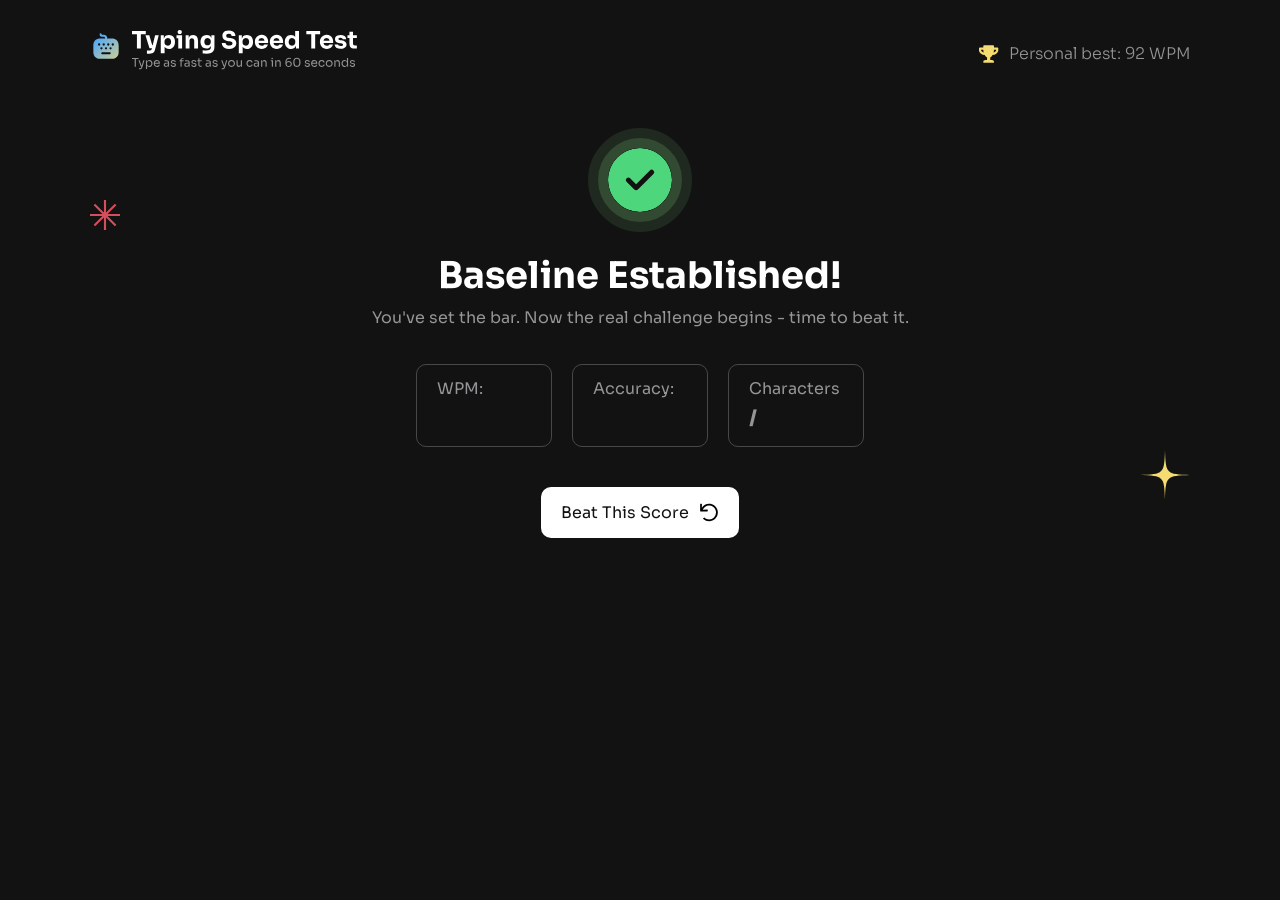
<file: baseline.html>
<!doctype html>
<html lang="en">
  <head>
    <meta charset="UTF-8" />
    <meta name="viewport" content="width=device-width, initial-scale=1.0" />
    <link rel="stylesheet" href="/css/global.css" />
    <link rel="stylesheet" href="/css/baseline.css" />
    <link
      href="https://fonts.googleapis.com/css2?family=Sora:wght@100..800&display=swap"
      rel="stylesheet"
    />
    <title>Baseline</title>
  </head>
  <body>
    <header id="header">
      <div id="logo">
        <img src="/assets/images/logo-large.svg" alt="Logo" />
      </div>
      <div id="record">
        <img
          id="prize-icon"
          src="/assets/images/icon-personal-best.svg"
          alt="Prize"
        />
        <h2 id="record-text">Personal best: <span>92 WPM</span></h2>
      </div>
    </header>

    <main id="main">
      <img
        id="icon-completed"
        src="/assets/images/icon-completed.svg"
        alt="Completed icon"
      />
      <h1 id="baseline-heading">Baseline Established!</h1>
      <p id="baseline-text">
        You've set the bar. Now the real challenge begins - time to beat it.
      </p>

      <ul id="stats-list">
        <li class="stats-list__item">
          <p class="stats-list__text">
            WPM:<br /><strong class="stats-list__info"
              ><span id="wpm">92</span></strong
            >
          </p>
        </li>
        <li class="stats-list__item">
          <p class="stats-list__text">
            Accuracy:<br /><strong class="stats-list__info"
              ><span id="accuracy">65%</span></strong
            >
          </p>
        </li>
        <li class="stats-list__item">
          <p class="stats-list__text">
            Characters<br /><strong class="stats-list__info"
              ><span id="correct">13</span>/<span id="incorrect"
                >78</span
              ></strong
            >
          </p>
        </li>
      </ul>

      <a href="index.html" id="restart-btn">Beat This Score
        <img src="assets/images/icon-restart.svg" alt="Restart icon">
      </a>
    </main>

    <img id="star-1" src="assets/images/pattern-star-1.svg" alt="Star-1">
    <img id="star-2" src="assets/images/pattern-star-2.svg" alt="Star-2">

    <script src="/js/baseline.js"></script>
  </body>
</html>
</file>
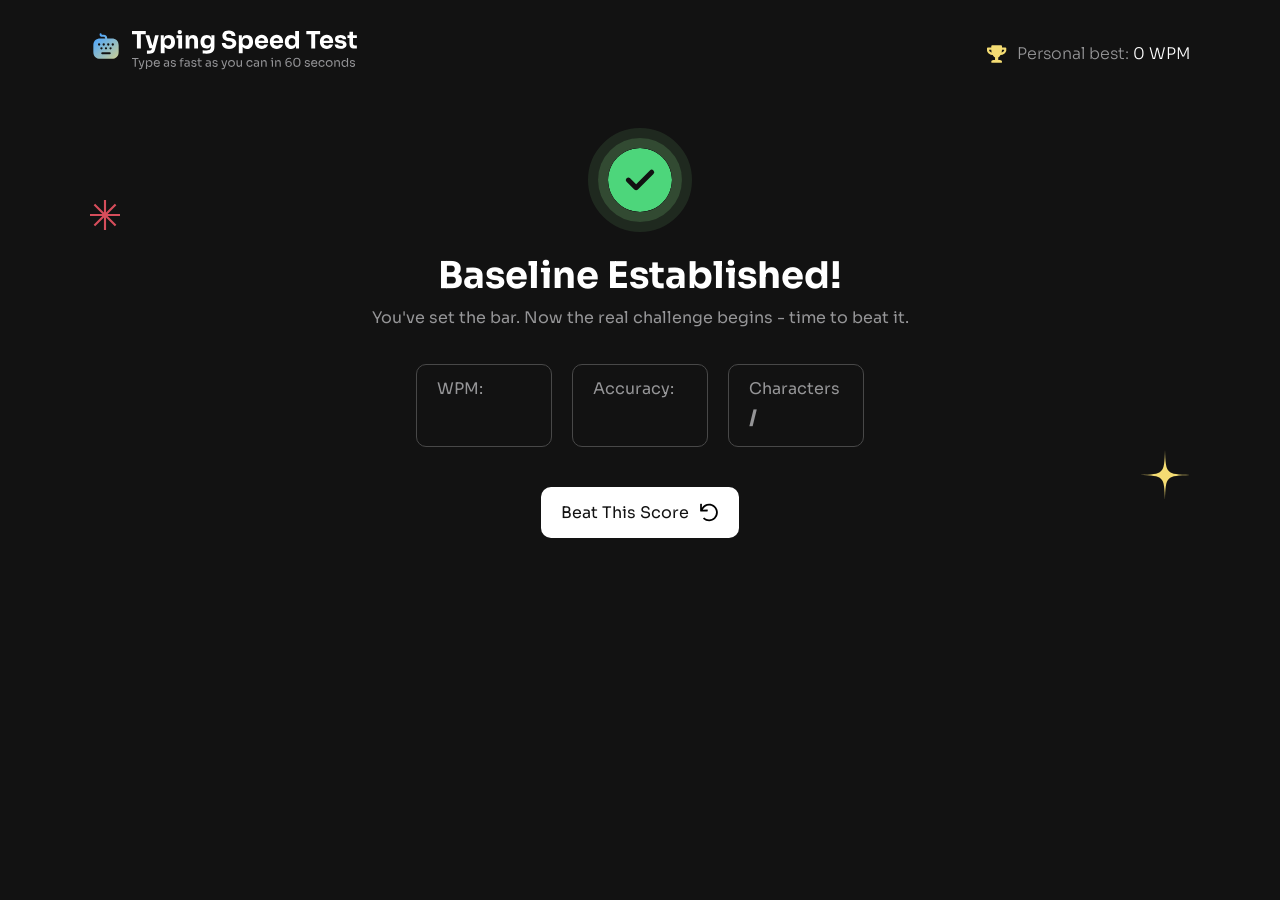
<file: pages/baseline.html>
<!doctype html>
<html lang="en">
  <head>
    <meta charset="UTF-8" />
    <meta name="viewport" content="width=device-width, initial-scale=1.0" />
    <link rel="stylesheet" href="../css/global.css" />
    <link rel="stylesheet" href="../css/baseline.css" />
    <link
      href="https://fonts.googleapis.com/css2?family=Sora:wght@100..800&display=swap"
      rel="stylesheet"
    />
    <title>Baseline</title>
  </head>
  <body>
    <header id="header">
      <div id="logo">
        <picture>
          <source
            media="(max-width: 850px)"
            srcset="../assets/images/logo-small.svg"
          />
          <img src="../assets/images/logo-large.svg" alt="Logo" />
        </picture>
      </div>
      <div id="record">
        <img
          id="prize-icon"
          src="../assets/images/icon-personal-best.svg"
          alt="Prize"
        />
        <h2 id="record-text">
          <span class="hide-on-mobile">Personal best:</span>
          <span id="record-info">92 WPM</span>
        </h2>
      </div>
    </header>

    <main id="main">
      <img
        id="icon-completed"
        src="../assets/images/icon-completed.svg"
        alt="Completed icon"
      />
      <h1 id="baseline-heading">Baseline Established!</h1>
      <p id="baseline-text">
        You've set the bar. Now the real challenge begins - time to beat it.
      </p>

      <ul id="stats-list">
        <li class="stats-list__item">
          <p class="stats-list__text">
            WPM:<br /><strong class="stats-list__info"
              ><span id="wpm">92</span></strong
            >
          </p>
        </li>
        <li class="stats-list__item">
          <p class="stats-list__text">
            Accuracy:<br /><strong class="stats-list__info"
              ><span id="accuracy"></span
            ></strong>
          </p>
        </li>
        <li class="stats-list__item">
          <p class="stats-list__text">
            Characters<br /><strong class="stats-list__info"
              ><span id="correct"></span>/<span id="incorrect"></span
            ></strong>
          </p>
        </li>
      </ul>

      <a href="../index.html" id="restart-btn"
        >Beat This Score
        <img src="../assets/images/icon-restart.svg" alt="Restart icon" />
      </a>

      <img id="star-1" src="../assets/images/pattern-star-1.svg" alt="Star-1" />
      <img id="star-2" src="../assets/images/pattern-star-2.svg" alt="Star-2" />
    </main>

    <script src="../js/stats.js"></script>
  </body>
</html>
</file>
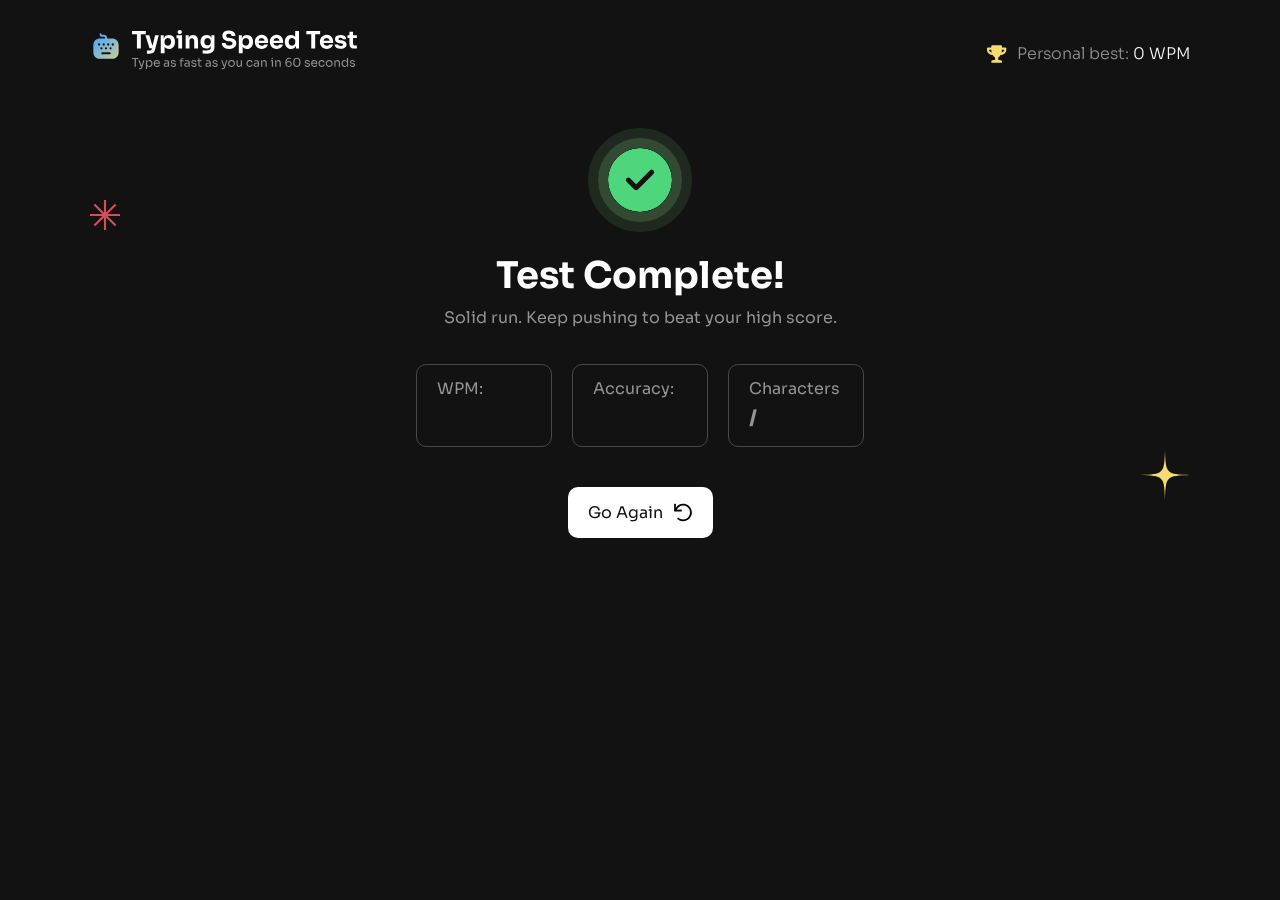
<file: pages/completed.html>
<!doctype html>
<html lang="en">
  <head>
    <meta charset="UTF-8" />
    <meta name="viewport" content="width=device-width, initial-scale=1.0" />
    <link rel="stylesheet" href="../css/global.css" />
    <link rel="stylesheet" href="../css/baseline.css" />
    <link
      href="https://fonts.googleapis.com/css2?family=Sora:wght@100..800&display=swap"
      rel="stylesheet"
    />
    <title>Completed</title>
  </head>
  <body>
    <header id="header">
      <div id="logo">
        <picture>
          <source
            media="(max-width: 850px)"
            srcset="../assets/images/logo-small.svg"
          />
          <img src="../assets/images/logo-large.svg" alt="Logo" />
        </picture>
      </div>
      <div id="record">
        <img
          id="prize-icon"
          src="../assets/images/icon-personal-best.svg"
          alt="Prize"
        />
        <h2 id="record-text">
          <span class="hide-on-mobile">Personal best:</span>
          <span id="record-info">92 WPM</span>
        </h2>
      </div>
    </header>

    <main id="main">
      <img
        id="icon-completed"
        src="../assets/images/icon-completed.svg"
        alt="Completed icon"
      />
      <h1 id="baseline-heading">Test Complete!</h1>
      <p id="baseline-text">
        Solid run. Keep pushing to beat your high score.
      </p>

      <ul id="stats-list">
        <li class="stats-list__item">
          <p class="stats-list__text">
            WPM:<br /><strong class="stats-list__info"
              ><span id="wpm"></span></strong
            >
          </p>
        </li>
        <li class="stats-list__item">
          <p class="stats-list__text">
            Accuracy:<br /><strong class="stats-list__info"
              ><span id="accuracy"></span></strong
            >
          </p>
        </li>
        <li class="stats-list__item">
          <p class="stats-list__text">
            Characters<br /><strong class="stats-list__info"
              ><span id="correct"></span>/<span id="incorrect"
                ></span
              ></strong
            >
          </p>
        </li>
      </ul>

      <a href="../index.html" id="restart-btn"
        >Go Again
        <img src="../assets/images/icon-restart.svg" alt="Restart icon" />
      </a>

      <img id="star-1" src="../assets/images/pattern-star-1.svg" alt="Star-1" />
      <img id="star-2" src="../assets/images/pattern-star-2.svg" alt="Star-2" />
    </main>

    <script src="../js/stats.js"></script>
  </body>
</html>
</file>
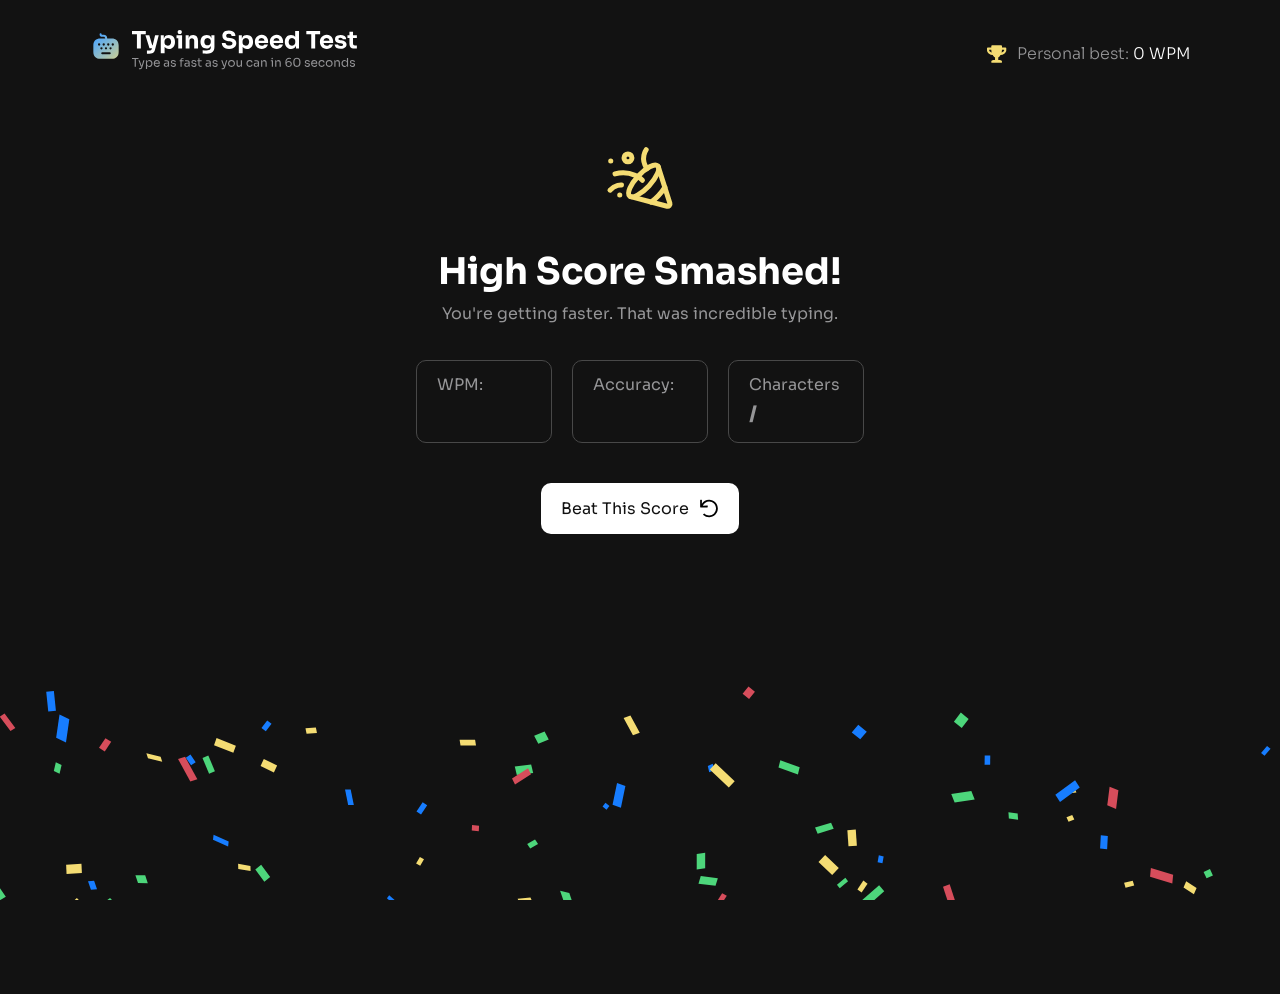
<file: pages/highscore.html>
<!doctype html>
<html lang="en">
  <head>
    <meta charset="UTF-8" />
    <meta name="viewport" content="width=device-width, initial-scale=1.0" />
    <link rel="stylesheet" href="../css/global.css" />
    <link rel="stylesheet" href="../css/baseline.css" />
    <link
      href="https://fonts.googleapis.com/css2?family=Sora:wght@100..800&display=swap"
      rel="stylesheet"
    />
    <title>Highscore</title>
  </head>
  <body>
    <header id="header">
      <div id="logo">
        <picture>
          <source
            media="(max-width: 850px)"
            srcset="../assets/images/logo-small.svg"
          />
          <img src="../assets/images/logo-large.svg" alt="Logo" />
        </picture>
      </div>
      <div id="record">
        <img
          id="prize-icon"
          src="../assets/images/icon-personal-best.svg"
          alt="Prize"
        />
        <h2 id="record-text">
          <span class="hide-on-mobile">Personal best:</span>
          <span id="record-info">92 WPM</span>
        </h2>
      </div>
    </header>

    <main id="main">
      <img
        id="icon-newpb"
        src="../assets/images/icon-new-pb.svg"
        alt="Highscore icon"
      />
      <h1 id="baseline-heading">High Score Smashed!</h1>
      <p id="baseline-text">
        You're getting faster. That was incredible typing.
      </p>

      <ul id="stats-list">
        <li class="stats-list__item">
          <p class="stats-list__text">
            WPM:<br /><strong class="stats-list__info"
              ><span id="wpm"></span></strong
            >
          </p>
        </li>
        <li class="stats-list__item">
          <p class="stats-list__text">
            Accuracy:<br /><strong class="stats-list__info"
              ><span id="accuracy"></span></strong
            >
          </p>
        </li>
        <li class="stats-list__item">
          <p class="stats-list__text">
            Characters<br /><strong class="stats-list__info"
              ><span id="correct"></span>/<span id="incorrect"
                ></span
              ></strong
            >
          </p>
        </li>
      </ul>

      <a href="../index.html" id="restart-btn" class="again-btn"
        >Beat This Score
        <img src="../assets/images/icon-restart.svg" alt="Restart icon" />
      </a>
      
    </main>

    <img id="confetti" src="../assets/images/pattern-confetti.svg" alt="Star-1" />

    <script src="../js/stats.js"></script>
  </body>
</html>
</file>
<file: css/global.css>
body {
  position: relative;
  margin: 0;
  background-color: hsl(0, 0%, 7%);
  font-family: "Sora", serif;
  overflow: visible;
}

#header {
  display: flex;
  justify-content: space-between;
  margin: 30px 90px;
}

#record {
  display: flex;
  gap: 10px;
}

#record-text {
  color: hsl(240, 1%, 59%);
  font-weight: 300;
  font-size: 16px;
}

#record-info {
  color: hsl(0, 0%, 100%);
}

#prize-icon {
  width: 20px;
}

@media screen and (max-width: 530px) {
  .again-btn {
    font-size: 0;
  }
  .again-btn::before {
    content: "Go Again";
    font-size: 16px;
  }
}
@media screen and (max-width: 850px) {
  #header {
    margin: 15px 20px;
  }
  #logo {
    display: flex;
    justify-content: center;
    align-items: center;
  }
  #record-text .hide-on-mobile {
    display: none;
  }
  #record-text::before {
    content: "Best:";
  }
}/*# sourceMappingURL=global.css.map */
</file>
<file: css/baseline.css>
@import "global.css";
#main {
  margin-top: 70px;
  display: flex;
  justify-content: center;
  align-items: center;
  flex-direction: column;
}

#baseline-heading {
  margin-top: 50px;
  margin-bottom: 0;
  color: hsl(0, 0%, 100%);
}
#baseline-text {
  margin-top: 8px;
  color: hsl(240, 1%, 59%);
}

#icon-completed {
  border: 10px solid hsla(120, 73%, 75%, 0.25);
  border-radius: 50px;
  outline: 10px solid hsla(120, 73%, 75%, 0.1);
}

#stats-list {
  padding: 0;
  color: hsl(240, 1%, 59%);
  list-style-type: none;
  font-size: 20px;
  display: flex;
  gap: 20px;
}

.stats-list__item {
  width: 100px;
  padding: 10px 20px;
  border: 1px solid rgb(72, 72, 72);
  border-radius: 10px;
}
.stats-list__text {
  margin: 0;
  line-height: 2;
  font-size: 16px;
}
.stats-list__info {
  font-size: 20px;
}

#wpm {
  color: hsl(0, 0%, 100%);
}

#accuracy,
#incorrect {
  color: hsl(354, 63%, 57%);
}

#correct {
  color: hsl(140, 63%, 57%);
}

#restart-btn {
  display: flex;
  white-space: nowrap;
  padding: 15px 20px;
  gap: 10px;
  text-decoration: none;
  background-color: hsl(0, 0%, 100%);
  color: hsl(0, 0%, 7%);
  border-radius: 10px;
}
#restart-btn img {
  filter: invert(1);
}

#star-1, #star-2 {
  position: absolute;
}
#star-1 {
  right: 90px;
  bottom: 20px;
}
#star-2 {
  top: 50px;
  left: 90px;
}

#confetti {
  top: 500px;
}

@media screen and (min-width: 320px) {
  html, body {
    height: 100%;
    position: relative;
    overflow-x: hidden;
  }
  #main {
    width: 100%;
    margin-top: 60px;
  }
  #icon-completed {
    width: 40px;
  }
  #baseline-heading {
    font-size: 1.5rem;
    margin-top: 30px;
  }
  #baseline-text {
    width: 90%;
    text-align: center;
    font-size: 14px;
  }
  #stats-list {
    width: 90%;
    flex-direction: column;
  }
  .stats-list__item {
    width: 100%;
    box-sizing: border-box;
  }
  .stats-list__text {
    line-height: 1.7;
  }
  #restart-btn {
    margin: 20px 0 100px;
    z-index: 1;
  }
  #star-1 {
    width: 30px;
    right: 30px;
  }
  #star-2 {
    width: 20px;
    top: 150px;
    left: 20px;
  }
  #confetti {
    position: absolute;
    top: 675px;
    left: -35px;
    width: 700px;
  }
}
@media screen and (min-width: 530px) {
  html, body {
    overflow-y: visible;
  }
  #stats-list {
    flex-direction: row;
    width: 28rem;
  }
  #star-1 {
    width: 50px;
    top: 450px;
    right: 90px;
  }
  #star-2 {
    width: 30px;
    top: 200px;
    left: 90px;
  }
  #confetti {
    width: 110%;
  }
}
@media screen and (min-width: 850px) {
  #baseline-heading {
    font-size: 2.3rem;
  }
  #baseline-text {
    font-size: 1rem;
  }
  #icon-completed {
    width: auto;
  }
}/*# sourceMappingURL=baseline.css.map */
</file>
